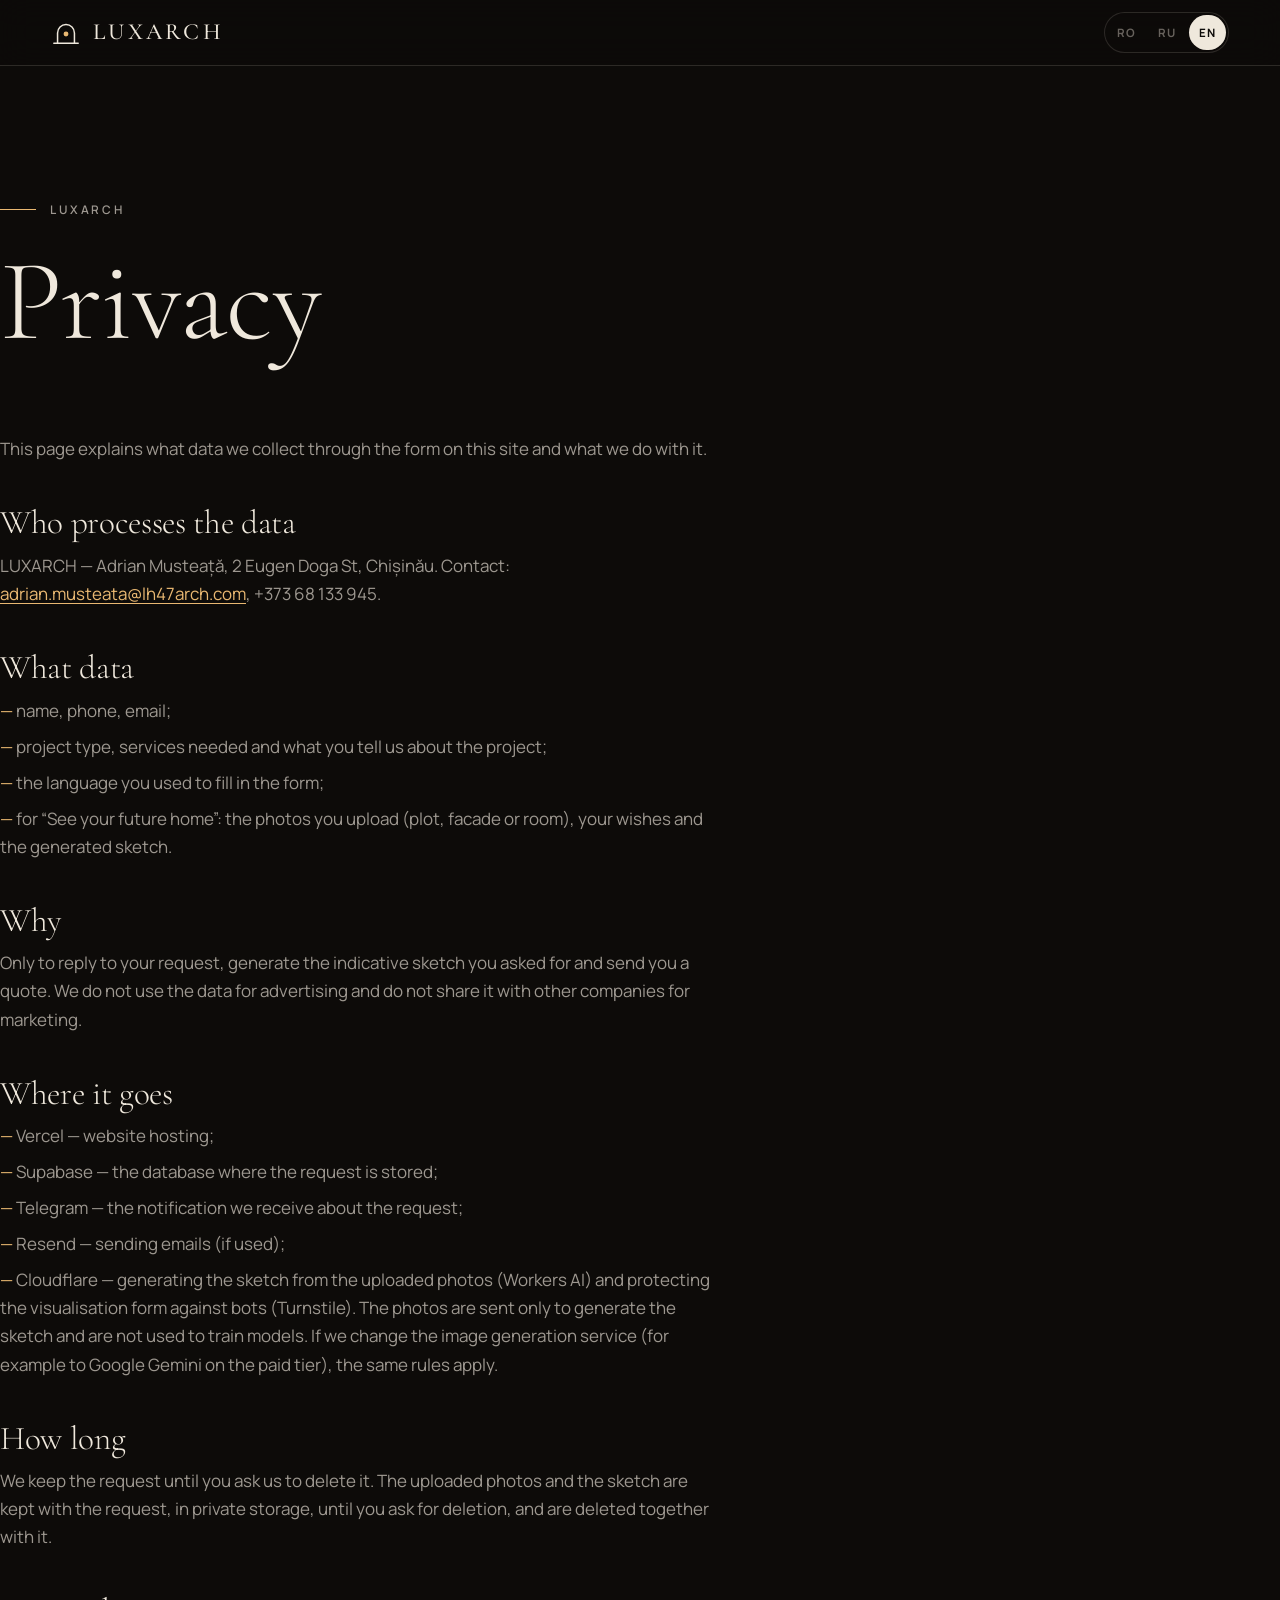
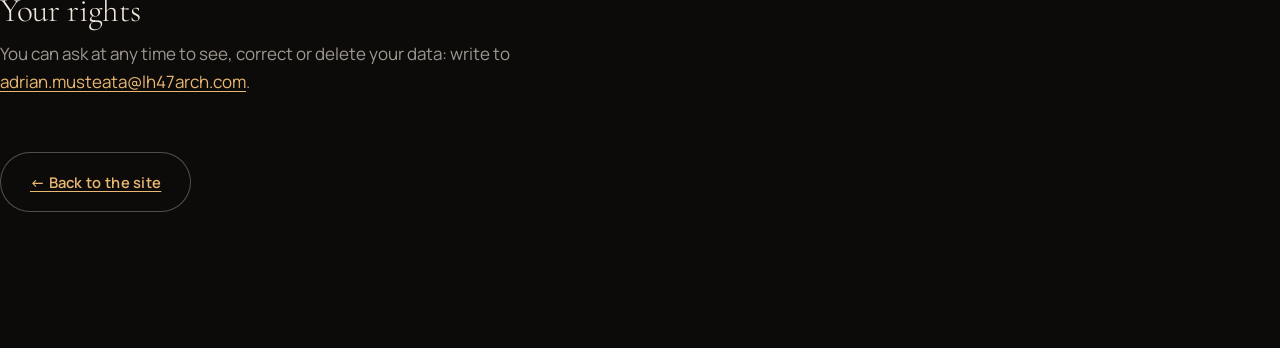
<file: confidentialitate.html>
<!doctype html>
<html lang="ro">
<head>
  <meta charset="utf-8">
  <meta name="viewport" content="width=device-width, initial-scale=1, viewport-fit=cover">
  <meta name="theme-color" content="#0D0B09">
  <title>Confidențialitate — LUXARCH</title>
  <meta name="description" content="Cum folosește LUXARCH datele trimise prin formularele de pe site (contact și vizualizare proiect).">
  <link rel="icon" href="favicon.svg" type="image/svg+xml">
  <link rel="icon" href="favicon-32.png" sizes="32x32" type="image/png">
  <link rel="apple-touch-icon" href="apple-touch-icon.png">
  <link rel="preconnect" href="https://fonts.googleapis.com">
  <link rel="preconnect" href="https://fonts.gstatic.com" crossorigin>
  <link href="https://fonts.googleapis.com/css2?family=Cormorant+Garamond:ital,wght@0,300;0,400;0,500;1,300&family=Manrope:wght@400;500;600;700&display=swap&subset=cyrillic,latin-ext" rel="stylesheet">
  <link rel="stylesheet" href="styles.css">
  <style>
    .legal { padding: clamp(130px, 16vw, 200px) 0 clamp(80px, 10vw, 140px); }
    .legal h1 { font-size: clamp(3rem, 9vw, 8rem); margin: 26px 0 clamp(40px, 6vw, 80px); }
    .legal section[data-lang-block] { max-width: 72ch; }
    .legal h2 { font-size: clamp(1.6rem, 2.6vw, 2.3rem); margin: 44px 0 12px; }
    .legal p, .legal li { color: var(--mute); }
    .legal ul { display: grid; gap: 8px; margin-top: 10px; }
    .legal li::before { content: "— "; color: var(--lux); }
    .legal a { color: var(--lux); text-decoration: underline; text-underline-offset: 3px; }
    .legal .back { display: inline-block; margin-top: 56px; }
    [data-lang-block][hidden] { display: none; }
  </style>
</head>
<body>
  <header class="nav scrolled">
    <div class="wrap nav-inner">
      <a href="/" class="brand" aria-label="LUXARCH">
        <svg class="mark" viewBox="0 0 32 32" aria-hidden="true"><path d="M7 27 V16 a9 9 0 0 1 18 0 V27" /><path d="M3 27 H29" /><circle cx="16" cy="17" r="2.6" /></svg>
        <span class="brand-word">LUXARCH</span>
      </a>
      <div class="lang" id="lang" role="group" aria-label="Limba / Язык / Language">
        <button type="button" data-lang="ro" aria-pressed="true">RO</button>
        <button type="button" data-lang="ru" aria-pressed="false">RU</button>
        <button type="button" data-lang="en" aria-pressed="false">EN</button>
      </div>
    </div>
  </header>

  <main class="legal wrap">
    <section data-lang-block="ro">
      <p class="eyebrow">LUXARCH</p>
      <h1>Confidențialitate</h1>
      <p>Această pagină explică ce date colectăm prin formularul de pe site și ce facem cu ele.</p>
      <h2>Cine prelucrează datele</h2>
      <p>LUXARCH — Adrian Musteață, Str. Eugen Doga 2, Chișinău. Contact: <a href="mailto:adrian.musteata@lh47arch.com">adrian.musteata@lh47arch.com</a>, +373 68 133 945.</p>
      <h2>Ce date</h2>
      <ul><li>nume, telefon, email;</li><li>tipul proiectului, serviciile dorite și ce ne scrieți despre proiect;</li><li>limba în care ați completat formularul;</li><li>la „Vedeți-vă viitoarea casă”: pozele încărcate (teren, fațadă sau cameră), dorințele scrise și schița generată.</li></ul>
      <h2>De ce</h2>
      <p>Doar ca să vă răspundem la cerere, să generăm schița orientativă cerută și să vă trimitem o ofertă. Nu folosim datele pentru publicitate și nu le transmitem altor firme în scop de marketing.</p>
      <h2>Unde ajung</h2>
      <ul><li>Vercel — găzduirea site-ului;</li><li>Supabase — baza de date în care se păstrează cererea;</li><li>Telegram — notificarea pe care o primim despre cerere;</li><li>Resend — trimiterea emailurilor (dacă e folosit);</li><li>Cloudflare — generarea schiței din pozele încărcate (Workers AI) și protecția formularului de vizualizare împotriva roboților (Turnstile). Pozele se trimit doar pentru generare și nu se folosesc pentru antrenarea modelelor. Dacă schimbăm serviciul de generare a imaginilor (de exemplu cu Google Gemini, pe nivelul plătit), se aplică aceleași reguli.</li></ul>
      <h2>Cât timp</h2>
      <p>Păstrăm cererea până ne cereți ștergerea ei. Pozele încărcate și schița se păstrează împreună cu cererea, într-un spațiu privat, până la cererea de ștergere, și se șterg odată cu ea.</p>
      <h2>Drepturile dumneavoastră</h2>
      <p>Puteți cere oricând să vedeți, să corectați sau să ștergeți datele: scrieți la <a href="mailto:adrian.musteata@lh47arch.com">adrian.musteata@lh47arch.com</a>.</p>
      <a class="btn btn-ghost back" href="/">← Înapoi la site</a>
    </section>

    <section data-lang-block="ru" hidden>
      <p class="eyebrow">LUXARCH</p>
      <h1>Конфиденциальность</h1>
      <p>На этой странице объясняется, какие данные мы получаем через форму на сайте и что с ними делаем.</p>
      <h2>Кто обрабатывает данные</h2>
      <p>LUXARCH — Адриан Мустяцэ, ул. Еуджен Дога 2, Кишинёв. Контакт: <a href="mailto:adrian.musteata@lh47arch.com">adrian.musteata@lh47arch.com</a>, +373 68 133 945.</p>
      <h2>Какие данные</h2>
      <ul><li>имя, телефон, email;</li><li>тип проекта, нужные услуги и то, что вы пишете о проекте;</li><li>язык, на котором заполнена форма;</li><li>в разделе «Увидьте свой будущий дом»: загруженные фото (участок, фасад или комната), ваши пожелания и созданный эскиз.</li></ul>
      <h2>Зачем</h2>
      <p>Только чтобы ответить на заявку, создать запрошенный ориентировочный эскиз и прислать предложение. Мы не используем данные для рекламы и не передаём их другим компаниям для маркетинга.</p>
      <h2>Где хранятся</h2>
      <ul><li>Vercel — хостинг сайта;</li><li>Supabase — база данных, где хранится заявка;</li><li>Telegram — уведомление о заявке, которое получаем мы;</li><li>Resend — отправка писем (если используется);</li><li>Cloudflare — создание эскиза по загруженным фото (Workers AI) и защита формы визуализации от роботов (Turnstile). Фото передаются только для создания эскиза и не используются для обучения моделей. Если мы сменим сервис генерации изображений (например, на Google Gemini с платным тарифом), действуют те же правила.</li></ul>
      <h2>Как долго</h2>
      <p>Храним заявку, пока вы не попросите её удалить. Загруженные фото и эскиз хранятся вместе с заявкой в закрытом хранилище до запроса на удаление и удаляются вместе с ней.</p>
      <h2>Ваши права</h2>
      <p>Вы можете в любой момент попросить показать, исправить или удалить ваши данные: напишите на <a href="mailto:adrian.musteata@lh47arch.com">adrian.musteata@lh47arch.com</a>.</p>
      <a class="btn btn-ghost back" href="/">← Вернуться на сайт</a>
    </section>

    <section data-lang-block="en" hidden>
      <p class="eyebrow">LUXARCH</p>
      <h1>Privacy</h1>
      <p>This page explains what data we collect through the form on this site and what we do with it.</p>
      <h2>Who processes the data</h2>
      <p>LUXARCH — Adrian Musteață, 2 Eugen Doga St, Chișinău. Contact: <a href="mailto:adrian.musteata@lh47arch.com">adrian.musteata@lh47arch.com</a>, +373 68 133 945.</p>
      <h2>What data</h2>
      <ul><li>name, phone, email;</li><li>project type, services needed and what you tell us about the project;</li><li>the language you used to fill in the form;</li><li>for “See your future home”: the photos you upload (plot, facade or room), your wishes and the generated sketch.</li></ul>
      <h2>Why</h2>
      <p>Only to reply to your request, generate the indicative sketch you asked for and send you a quote. We do not use the data for advertising and do not share it with other companies for marketing.</p>
      <h2>Where it goes</h2>
      <ul><li>Vercel — website hosting;</li><li>Supabase — the database where the request is stored;</li><li>Telegram — the notification we receive about the request;</li><li>Resend — sending emails (if used);</li><li>Cloudflare — generating the sketch from the uploaded photos (Workers AI) and protecting the visualisation form against bots (Turnstile). The photos are sent only to generate the sketch and are not used to train models. If we change the image generation service (for example to Google Gemini on the paid tier), the same rules apply.</li></ul>
      <h2>How long</h2>
      <p>We keep the request until you ask us to delete it. The uploaded photos and the sketch are kept with the request, in private storage, until you ask for deletion, and are deleted together with it.</p>
      <h2>Your rights</h2>
      <p>You can ask at any time to see, correct or delete your data: write to <a href="mailto:adrian.musteata@lh47arch.com">adrian.musteata@lh47arch.com</a>.</p>
      <a class="btn btn-ghost back" href="/">← Back to the site</a>
    </section>
  </main>

  <script>
    (function () {
      var LANGS = ['ro', 'ru', 'en'], TITLES = { ro: 'Confidențialitate — LUXARCH', ru: 'Конфиденциальность — LUXARCH', en: 'Privacy — LUXARCH' };
      function set(l) {
        if (LANGS.indexOf(l) < 0) l = 'ro';
        document.documentElement.lang = l;
        document.title = TITLES[l];
        document.querySelectorAll('[data-lang-block]').forEach(function (s) { s.hidden = s.getAttribute('data-lang-block') !== l; });
        document.querySelectorAll('#lang [data-lang]').forEach(function (b) { b.setAttribute('aria-pressed', String(b.getAttribute('data-lang') === l)); });
        try { localStorage.setItem('temelia-lang', l); } catch (e) {}
      }
      var saved = null;
      try { saved = localStorage.getItem('temelia-lang'); } catch (e) {}
      var nav = (navigator.language || '').toLowerCase();
      set(saved || (nav.indexOf('ru') === 0 ? 'ru' : nav.indexOf('ro') === 0 || nav.indexOf('mo') === 0 ? 'ro' : 'en'));
      document.querySelectorAll('#lang [data-lang]').forEach(function (b) { b.addEventListener('click', function () { set(b.getAttribute('data-lang')); }); });
    })();
  </script>
</body>
</html>
</file>
<file: styles.css>
/* ==========================================================
   LUXARCH — editorial cinematic
   ========================================================== */
:root {
  --bg: #0D0B09;
  --bg-2: #15120F;
  --bg-3: #1D1915;
  --ink: #EFE8DC;
  --mute: rgba(239, 232, 220, .64);
  --dim: rgba(239, 232, 220, .4);
  --line: rgba(239, 232, 220, .14);
  --lux: #E9B872;
  --lux-2: #F4D7A8;
  --err: #F09A86;
  --serif: "Cormorant Garamond", "Cormorant", Georgia, "Times New Roman", serif;
  --sans: "Manrope", system-ui, -apple-system, "Segoe UI", Roboto, sans-serif;
  --ease: cubic-bezier(.16, 1, .3, 1);
  --gutter: clamp(16px, 4vw, 56px);
}

*, *::before, *::after { box-sizing: border-box; margin: 0; padding: 0; }
html { scroll-behavior: smooth; overflow-x: clip; -webkit-text-size-adjust: 100%; text-size-adjust: 100%; }
body {
  background: var(--bg); color: var(--ink);
  font-family: var(--sans); font-size: 17px; line-height: 1.65;
  -webkit-font-smoothing: antialiased; overflow-x: clip;
}
/* iPhone-uri mai vechi și unele browsere din aplicații nu cunosc „clip”: atunci pagina s-ar lărgi */
@supports not (overflow-x: clip) {
  html, body { overflow-x: hidden; }
}
img, svg { display: block; max-width: 100%; }
a { color: inherit; text-decoration: none; }
button { font: inherit; color: inherit; background: none; border: 0; cursor: pointer; }
ol, ul { list-style: none; }
::selection { background: var(--lux); color: var(--bg); }
a, button, summary, label { -webkit-tap-highlight-color: transparent; }
:focus-visible { outline: 2px solid var(--lux); outline-offset: 4px; border-radius: 4px; }

.wrap { width: 100%; padding-inline: max(var(--gutter), env(safe-area-inset-left)) max(var(--gutter), env(safe-area-inset-right)); margin-inline: auto; max-width: 1680px; }
.section { padding: clamp(96px, 13vw, 200px) 0; }
.skip { position: fixed; left: 16px; top: -60px; z-index: 300; background: var(--lux); color: var(--bg); padding: 10px 16px; border-radius: 999px; font-weight: 600; }
.skip:focus { top: 16px; }

h1, h2, h3 { font-family: var(--serif); font-weight: 300; line-height: .98; letter-spacing: -.01em; }
h1 em, h2 em, h3 em, .facts-list em { font-style: italic; color: var(--lux); }

.eyebrow {
  display: flex; align-items: center; gap: 14px;
  font-size: .74rem; font-weight: 600; letter-spacing: .24em; text-transform: uppercase; color: var(--mute);
}
.eyebrow::before { content: ""; width: 36px; height: 1px; background: var(--lux); flex: none; }
.section-head h2 { font-size: clamp(2.8rem, 7.4vw, 7.6rem); margin-top: 26px; }
.lead { font-size: 1.12rem; color: var(--mute); max-width: 52ch; }

/* ---------- Butoane ---------- */
.btn {
  position: relative; overflow: hidden; isolation: isolate;
  display: inline-flex; align-items: center; justify-content: center; gap: 12px;
  padding: 18px 30px; border-radius: 999px;
  background: var(--ink); color: var(--bg);
  font-weight: 600; font-size: .92rem; letter-spacing: .02em;
  transition: color .5s var(--ease), transform .5s var(--ease);
}
.btn::before {
  content: ""; position: absolute; inset: 0; z-index: -1; border-radius: inherit;
  background: var(--lux); transform: translateY(101%); transition: transform .6s var(--ease);
}
.btn:hover::before { transform: none; }
.btn .arrow { transition: transform .5s var(--ease); }
.btn:hover .arrow { transform: translateX(5px); }
.btn-ghost { background: transparent; color: var(--ink); box-shadow: inset 0 0 0 1px rgba(239, 232, 220, .3); }
.btn-ghost:hover { color: var(--bg); }
.btn-lux { background: var(--lux); color: var(--bg); }
.btn-lux::before { background: var(--ink); }
.btn-sm { padding: 12px 22px; font-size: .84rem; }
.btn:disabled { opacity: .6; cursor: progress; }

/* ==========================================================
   INTRO + CURSOR
   ========================================================== */
.loader { display: none; }
.intro .loader {
  display: flex; position: fixed; inset: 0; z-index: 500; background: var(--bg);
  flex-direction: column; align-items: center; justify-content: center; gap: 22px;
}
.intro body { overflow: hidden; }
.loader-word { display: flex; overflow: hidden; font-family: var(--serif); font-weight: 300; font-size: clamp(3rem, 12vw, 9rem); letter-spacing: .08em; line-height: 1; padding-bottom: .05em; }
.loader-word span { display: inline-block; transform: translateY(110%); }
.loader-line { width: min(240px, 50vw); height: 1px; background: var(--line); }
.loader-line span { display: block; height: 100%; background: var(--lux); transform: scaleX(0); transform-origin: left; }

.cursor { display: none; }
.has-cursor .cursor {
  display: grid; place-items: center; position: fixed; left: 0; top: 0; z-index: 400; pointer-events: none;
  width: 14px; height: 14px; margin: -7px 0 0 -7px; border-radius: 50%;
  background: var(--lux); mix-blend-mode: difference; opacity: 0;
  transition: width .5s var(--ease), height .5s var(--ease), margin .5s var(--ease), opacity .3s, background .3s;
}
/* cercul apare doar peste proiecte („Vezi”), nu urmărește mouse-ul în rest */
.has-cursor .cursor.on.view { opacity: 1; }
.has-cursor .cursor.view { width: 104px; height: 104px; margin: -52px 0 0 -52px; mix-blend-mode: normal; background: var(--lux); }
.cursor span { font-size: .78rem; font-weight: 700; letter-spacing: .14em; text-transform: uppercase; color: var(--bg); opacity: 0; transition: opacity .3s; }
.cursor.view span { opacity: 1; }
.has-cursor .project-open { cursor: none; }

/* ==========================================================
   NAV
   ========================================================== */
.nav {
  position: fixed; inset: 0 0 auto 0; z-index: 100;
  padding: calc(20px + env(safe-area-inset-top)) 0 20px;
  transition: transform .6s var(--ease), padding .5s var(--ease), background .5s var(--ease);
}
.nav.scrolled { padding-top: calc(12px + env(safe-area-inset-top)); padding-bottom: 12px; background: rgba(13, 11, 9, .72); backdrop-filter: blur(16px); -webkit-backdrop-filter: blur(16px); box-shadow: 0 1px 0 var(--line); }
.nav.away { transform: translateY(-100%); }
.nav-inner { display: flex; align-items: center; justify-content: space-between; gap: 20px; }
.brand { display: flex; align-items: center; gap: 12px; }
.mark { width: 30px; height: 30px; fill: none; stroke: var(--ink); stroke-width: 1.6; stroke-linecap: round; }
.mark circle { fill: var(--lux); stroke: none; }
.brand-word { font-family: var(--serif); font-size: 1.45rem; font-weight: 500; letter-spacing: .14em; }
.nav-links { display: flex; gap: clamp(18px, 2.4vw, 38px); font-size: .9rem; font-weight: 500; }
.nav-links a { position: relative; padding: 6px 0; color: var(--mute); transition: color .3s; }
.nav-links a:hover { color: var(--ink); }
.nav-links a i { font-style: normal; font-size: .62rem; color: var(--lux); margin-right: 6px; vertical-align: super; }
.nav-actions { display: flex; align-items: center; gap: 14px; }
.lang { display: flex; gap: 2px; padding: 3px; border-radius: 999px; box-shadow: inset 0 0 0 1px var(--line); }
.lang button { font-size: .72rem; font-weight: 700; letter-spacing: .1em; padding: 8px 10px; border-radius: 999px; color: var(--dim); transition: color .3s, background .3s; }
.lang button[aria-pressed="true"] { background: var(--ink); color: var(--bg); }
.burger { display: none; width: 44px; height: 44px; position: relative; }
.burger span { position: absolute; left: 11px; right: 11px; height: 1.5px; background: var(--ink); transition: transform .5s var(--ease); }
.burger span:first-child { top: 18px; }
.burger span:last-child { top: 25px; }
.menu-open .burger span:first-child { transform: translateY(3.5px) rotate(45deg); }
.menu-open .burger span:last-child { transform: translateY(-3.5px) rotate(-45deg); }

/* ==========================================================
   HERO
   ========================================================== */
.hero { position: relative; padding-top: clamp(120px, 15vw, 190px); }
.hero-title { font-size: clamp(4.2rem, 15.5vw, 16rem); line-height: .86; letter-spacing: -.035em; margin: 28px 0 0; }
/* Rândul ascunde textul cât timp intră animația; spațiul de jos și din dreapta lasă vizibile cozile literelor (р, у, ц) și finalul înclinat („ă.”) */
.hero-title .line { display: block; overflow: hidden; padding: 0 .08em .22em 0; margin-bottom: -.18em; }
.hero-title .line > span { display: inline-block; }
.hero-title .line:nth-child(2) { padding-left: 12vw; }
.hero-title .line:nth-child(3) { text-align: right; }
.hero-row { display: flex; justify-content: space-between; align-items: flex-end; gap: 32px 60px; flex-wrap: wrap; margin-top: clamp(28px, 4vw, 56px); }
.hero-lead { font-size: clamp(1.02rem, 1.3vw, 1.2rem); color: var(--mute); max-width: 48ch; }
.hero-cta { display: flex; flex-wrap: wrap; gap: 12px; }
/* pe ecrane late, textul și butoanele stau în golul din dreapta titlului, vizibile fără derulare */
@media (min-width: 1200px) {
  .hero > .wrap { position: relative; }
  .hero-row { position: absolute; right: var(--gutter); top: 96px; width: min(420px, 30vw); flex-direction: column; align-items: flex-start; margin: 0; }
}

.hero-media { position: relative; margin-top: clamp(48px, 7vw, 110px); height: clamp(420px, 92vh, 1000px); overflow: hidden; background: var(--bg-3); }
.hero-media img { width: 100%; height: 112%; object-fit: cover; transform-origin: center; margin-top: -6%; }
.hero-media::after { content: ""; position: absolute; inset: 0; background: linear-gradient(180deg, rgba(13, 11, 9, .35), transparent 30%, transparent 65%, rgba(13, 11, 9, .7)); pointer-events: none; }
.hero-media figcaption { position: absolute; z-index: 1; left: var(--gutter); bottom: 22px; font-size: .78rem; letter-spacing: .14em; text-transform: uppercase; color: var(--mute); }
.hero-facts { display: grid; grid-template-columns: repeat(3, 1fr); gap: 24px; padding-top: 28px; padding-bottom: 28px; border-bottom: 1px solid var(--line); }
.hero-facts li { display: flex; flex-direction: column; gap: 2px; }
.hero-facts b { font-family: var(--serif); font-weight: 400; font-size: clamp(1.6rem, 3vw, 2.6rem); line-height: 1.1; color: var(--lux); }
.hero-facts span { font-size: .84rem; color: var(--mute); }

/* ---------- Marquee ---------- */
.marquee { overflow: hidden; padding: clamp(24px, 3vw, 40px) 0; border-bottom: 1px solid var(--line); }
.marquee-track { display: flex; width: max-content; animation: marquee 50s linear infinite; }
.marquee-track span { font-family: var(--serif); font-style: italic; font-weight: 300; font-size: clamp(1.8rem, 4vw, 3.6rem); padding: 0 .55em; white-space: nowrap; }
.marquee-track .dot { font-style: normal; font-size: .5em; align-self: center; color: var(--lux); padding: 0; }
@keyframes marquee { to { transform: translateX(-50%); } }

/* ==========================================================
   MANIFEST
   ========================================================== */
.manifest-text { font-family: var(--serif); font-weight: 300; font-size: clamp(2rem, 4.6vw, 4.6rem); line-height: 1.12; letter-spacing: -.01em; margin: 34px 0 clamp(64px, 9vw, 130px); max-width: 26ch; }
.manifest-text .w { display: inline; }
.manifest-cols { display: grid; grid-template-columns: 1fr 1fr; gap: clamp(32px, 6vw, 120px); border-top: 1px solid var(--line); padding-top: 40px; }
.big-letter { display: block; font-family: var(--serif); font-style: italic; font-size: clamp(4rem, 8vw, 8rem); line-height: .8; color: var(--lux); margin-bottom: 22px; }
.manifest-cols h3 { font-size: clamp(1.8rem, 3vw, 2.8rem); margin-bottom: 12px; }
.manifest-cols p { color: var(--mute); max-width: 40ch; }

/* ==========================================================
   SERVICII
   ========================================================== */
.services { background: var(--bg-2); }
.svc-list { display: grid; grid-template-columns: 1fr 1fr; gap: clamp(24px, 3vw, 40px); margin-top: clamp(48px, 6vw, 90px); }
.svc { padding: clamp(28px, 4vw, 56px); border: 1px solid var(--line); border-radius: 28px; background: linear-gradient(160deg, rgba(233, 184, 114, .06), transparent 45%); transition: border-color .6s var(--ease), transform .6s var(--ease); }
.svc:hover { border-color: rgba(233, 184, 114, .45); transform: translateY(-6px); }
.svc-head { display: flex; align-items: baseline; gap: 18px; margin-bottom: 18px; }
.svc-num { font-family: var(--serif); font-style: italic; font-size: 2.6rem; color: var(--lux); line-height: 1; }
.svc h3 { font-size: clamp(1.9rem, 3vw, 2.8rem); }
.svc > p { color: var(--mute); margin-bottom: 28px; max-width: 46ch; }
.svc li { display: flex; gap: 14px; padding: 14px 0; border-top: 1px solid var(--line); font-size: .97rem; }
.svc li::before { content: "+"; color: var(--lux); font-weight: 700; }

/* ==========================================================
   PROIECTE
   ========================================================== */
.projects { padding: clamp(96px, 12vw, 180px) 0 clamp(64px, 8vw, 120px); }
.projects-head { display: flex; justify-content: space-between; align-items: flex-end; gap: 24px; flex-wrap: wrap; margin-bottom: clamp(36px, 5vw, 64px); }
.projects-head h2 { font-size: clamp(2.8rem, 7.4vw, 7.6rem); margin-top: 26px; }
.filters { display: flex; flex-wrap: wrap; gap: 8px; }
.filter { padding: 10px 18px; border-radius: 999px; font-size: .84rem; font-weight: 500; color: var(--mute); box-shadow: inset 0 0 0 1px var(--line); transition: background .35s, color .35s, box-shadow .35s; }
.filter:hover { color: var(--ink); box-shadow: inset 0 0 0 1px var(--ink); }
.filter[aria-pressed="true"] { background: var(--lux); color: var(--bg); box-shadow: none; }

.track { display: grid; grid-template-columns: 1fr; gap: 56px; padding-inline: var(--gutter); }
.project.is-hidden { display: none; }
.project-open { display: block; width: 100%; text-align: left; }
.project-media { display: block; position: relative; overflow: hidden; border-radius: 18px; background: var(--bg-3); aspect-ratio: 4 / 3; }
.project-media img { width: 100%; height: 100%; object-fit: cover; transition: transform 1.4s var(--ease), filter 1s var(--ease); filter: saturate(.92); }
.project-open:hover .project-media img, .project-open:focus-visible .project-media img { transform: scale(1.06); filter: saturate(1.08); }
.project-info { display: grid; grid-template-columns: auto 1fr; column-gap: 16px; padding: 18px 2px 0; }
.project-info i { grid-row: span 2; font-family: var(--serif); font-style: italic; font-size: 1.1rem; color: var(--lux); padding-top: 4px; }
.project-title { font-family: var(--serif); font-size: clamp(1.5rem, 2.2vw, 2.1rem); line-height: 1.1; }
.project-meta { font-size: .82rem; letter-spacing: .04em; color: var(--mute); margin-top: 6px; }
.broken img { visibility: hidden; }
.track-end { display: flex; flex-direction: column; align-items: flex-start; justify-content: center; gap: 26px; padding: 40px 0; }
.track-end p { font-family: var(--serif); font-style: italic; font-size: clamp(2.2rem, 4vw, 3.8rem); line-height: 1.05; max-width: 12ch; }

@media (min-width: 1024px) {
  .projects-pin { min-height: 100vh; min-height: 100svh; display: flex; flex-direction: column; justify-content: center; padding: 90px 0 30px; }
  .projects-head { margin-bottom: 36px; }
  .projects-head h2 { font-size: clamp(3rem, 6vw, 6.4rem); }
  .track { display: flex; align-items: flex-end; gap: 4vw; width: max-content; will-change: transform; }
  .project { flex: none; width: 46vw; }
  .project:nth-of-type(even) { width: 34vw; }
  .project-media { aspect-ratio: auto; height: 56vh; }
  .project:nth-of-type(even) .project-media { height: 44vh; }
  .track-end { width: 32vw; padding: 0 4vw 60px 2vw; }
}

/* ==========================================================
   FAPTE
   ========================================================== */
.facts { border-top: 1px solid var(--line); }
.facts-list { margin-top: 30px; }
.facts-list li { display: grid; grid-template-columns: 70px 1fr; gap: 20px; align-items: baseline; padding: clamp(22px, 3vw, 40px) 0; border-bottom: 1px solid var(--line); }
.facts-list i { font-family: var(--serif); font-style: italic; color: var(--lux); font-size: 1.2rem; }
.facts-list p { font-family: var(--serif); font-weight: 300; font-size: clamp(2rem, 5.2vw, 5.4rem); line-height: 1.02; letter-spacing: -.015em; }

/* ==========================================================
   PROCES
   ========================================================== */
.process { background: var(--bg-2); }
.steps { --line: 0; position: relative; margin-top: clamp(48px, 6vw, 90px); display: grid; gap: 0; }
.steps::before { content: ""; position: absolute; left: 27px; top: 0; bottom: 0; width: 1px; background: var(--line); }
.steps::after { content: ""; position: absolute; left: 27px; top: 0; bottom: 0; width: 1px; background: var(--lux); transform: scaleY(var(--line)); transform-origin: top; }
.step { position: relative; display: grid; grid-template-columns: 56px 1fr; gap: clamp(20px, 3vw, 48px); padding: 0 0 clamp(40px, 5vw, 64px); }
.step-num { position: relative; z-index: 1; display: grid; place-items: center; width: 56px; height: 56px; border-radius: 50%; background: var(--bg-2); box-shadow: inset 0 0 0 1px rgba(233, 184, 114, .5); font-family: var(--serif); font-style: italic; font-size: 1.15rem; color: var(--lux); }
.step h3 { font-size: clamp(1.9rem, 3.4vw, 3.2rem); margin: 6px 0 10px; }
.step p { color: var(--mute); max-width: 56ch; }
.countries { display: grid; grid-template-columns: 1fr 1fr; gap: 14px; margin-top: 20px; max-width: 760px; }
.countries div { padding: 16px 18px; border-radius: 16px; border: 1px solid var(--line); display: flex; flex-direction: column; gap: 4px; }
.countries b { font-size: .72rem; letter-spacing: .2em; text-transform: uppercase; color: var(--lux); }
.countries span { font-size: .92rem; color: var(--mute); line-height: 1.45; }

/* ==========================================================
   FAQ
   ========================================================== */
.faq-grid { display: grid; grid-template-columns: .9fr 1.1fr; gap: clamp(40px, 6vw, 110px); }
.faq .section-head h2 { font-size: clamp(2.8rem, 6vw, 6rem); margin-bottom: 22px; }
.faq-list details { border-bottom: 1px solid var(--line); }
.faq-list details:first-child { border-top: 1px solid var(--line); }
.faq-list summary { list-style: none; cursor: pointer; padding: 26px 56px 26px 0; position: relative; font-family: var(--serif); font-size: clamp(1.3rem, 2vw, 1.75rem); line-height: 1.25; transition: color .3s; }
.faq-list summary:hover { color: var(--lux-2); }
.faq-list summary::-webkit-details-marker { display: none; }
.faq-list summary::after { content: "+"; position: absolute; right: 8px; top: 50%; transform: translateY(-50%); font-family: var(--sans); font-size: 1.7rem; font-weight: 300; color: var(--lux); transition: transform .5s var(--ease); }
.faq-list details[open] summary::after { transform: translateY(-50%) rotate(45deg); }
.faq-list details p { padding: 0 56px 28px 0; color: var(--mute); }

/* ==========================================================
   CONTACT
   ========================================================== */
.contact { position: relative; overflow: hidden; border-top: 1px solid var(--line); }
.contact::before { content: ""; position: absolute; width: 900px; height: 900px; right: -300px; top: -320px; background: radial-gradient(closest-side, rgba(233, 184, 114, .16), transparent); pointer-events: none; }
.contact-grid { position: relative; display: grid; grid-template-columns: 1fr 1fr; gap: clamp(48px, 7vw, 120px); }
.contact h2 { font-size: clamp(2.8rem, 6.4vw, 6.6rem); margin: 26px 0 24px; }
.contact-list { margin-top: 48px; }
.contact-list li { display: grid; grid-template-columns: 120px 1fr; gap: 16px; padding: 18px 0; border-top: 1px solid var(--line); align-items: baseline; }
.contact-list span { font-size: .72rem; font-weight: 600; letter-spacing: .16em; text-transform: uppercase; color: var(--dim); }
.contact-list a, .contact-list p { font-family: var(--serif); font-size: 1.35rem; overflow-wrap: anywhere; }
.contact-list a:hover { color: var(--lux); }

.contact-form {
  display: grid; grid-template-columns: 1fr 1fr; gap: 24px 26px; align-content: start;
  padding: clamp(24px, 4vw, 52px); border-radius: 28px;
  background: rgba(239, 232, 220, .035); border: 1px solid var(--line);
}
.field { display: flex; flex-direction: column; gap: 6px; min-width: 0; }
.full { grid-column: 1 / -1; }
.field label { font-size: .72rem; font-weight: 600; letter-spacing: .16em; text-transform: uppercase; color: var(--dim); }
.field input, .field select, .field textarea {
  font: inherit; font-size: max(16px, 1em); color: var(--ink); background: transparent; border: 0;
  border-bottom: 1px solid rgba(239, 232, 220, .25); padding: 10px 0; outline: none; border-radius: 0; width: 100%;
  transition: border-color .3s;
}
.field textarea { resize: vertical; min-height: 100px; }
.field select option { color: #111; }
.field input:focus, .field select:focus, .field textarea:focus { border-color: var(--lux); }
.field.invalid input, .field.invalid select, .field.invalid textarea { border-color: var(--err); }
.field.invalid label { color: var(--err); }
::placeholder { color: rgba(239, 232, 220, .4); }
.consent { display: flex; gap: 12px; align-items: flex-start; font-size: .85rem; color: var(--mute); cursor: pointer; }
.consent a { color: var(--lux); text-decoration: underline; text-underline-offset: 3px; }
.consent input { accent-color: var(--lux); margin-top: 4px; width: 18px; height: 18px; flex: none; }
.consent.invalid { color: var(--err); }
.contact-form .btn { margin-top: 6px; padding: 20px 30px; }
.form-msg { font-size: .94rem; min-height: 1.4em; color: var(--lux-2); }
.hp { position: absolute; left: -10000px; width: 1px; height: 1px; overflow: hidden; }
.form-fallback { padding: 18px 20px; border-radius: 18px; background: rgba(240, 154, 134, .1); border: 1px solid rgba(240, 154, 134, .35); }
.form-fallback p { color: var(--err); font-size: .94rem; margin-bottom: 14px; }
.fallback-actions { display: flex; flex-wrap: wrap; gap: 10px; }
.contact-form .fallback-actions .btn { margin-top: 0; padding: 12px 20px; }
.contact-form[hidden], .form-done[hidden] { display: none; }
.form-done {
  display: flex; flex-direction: column; align-items: flex-start; gap: 16px;
  padding: clamp(28px, 5vw, 64px); border-radius: 28px; outline: none;
  background: linear-gradient(160deg, rgba(233, 184, 114, .14), rgba(239, 232, 220, .03) 60%); border: 1px solid rgba(233, 184, 114, .45);
}
.done-mark { display: grid; place-items: center; width: 64px; height: 64px; border-radius: 50%; background: var(--lux); color: var(--bg); font-size: 1.8rem; font-weight: 700; }
.form-done h3 { font-size: clamp(2rem, 3.6vw, 3.2rem); line-height: 1.05; }
.form-done p { color: var(--mute); max-width: 42ch; font-size: 1.05rem; }

/* ==========================================================
   VIZUALIZARE PROIECT (schiță generată pe server cu Gemini)
   ========================================================== */
.viz { position: relative; border-top: 1px solid var(--line); }
.viz-grid { display: grid; grid-template-columns: .9fr 1.1fr; gap: clamp(40px, 6vw, 110px); align-items: start; }
.viz-grid > * { min-width: 0; }
.viz h2 { font-size: clamp(2.6rem, 6vw, 6rem); margin: 26px 0 22px; }
.viz-how { margin-top: 36px; display: grid; gap: 0; }
.viz-how li { display: grid; grid-template-columns: 44px 1fr; gap: 12px; padding: 16px 0; border-top: 1px solid var(--line); color: var(--mute); }
.viz-how i { font-style: normal; font-size: .74rem; font-weight: 600; letter-spacing: .16em; color: var(--lux); padding-top: 4px; }
.viz-off {
  display: flex; flex-direction: column; align-items: flex-start; gap: 16px;
  padding: clamp(24px, 4vw, 44px); border-radius: 28px; background: rgba(239, 232, 220, .035); border: 1px solid var(--line); color: var(--mute);
}
.viz-off[hidden], .viz-result[hidden] { display: none; }
.viz-kinds { border: 0; min-width: 0; display: flex; flex-direction: row; flex-wrap: wrap; gap: 8px; }
.viz-kinds legend, .viz-label { font-size: .72rem; font-weight: 600; letter-spacing: .16em; text-transform: uppercase; color: var(--dim); margin-bottom: 8px; padding: 0; }
.viz-kinds legend { float: left; width: 100%; }
.viz-kind { position: relative; display: inline-flex; align-items: center; min-height: 44px; padding: 10px 16px; border-radius: 999px; box-shadow: inset 0 0 0 1px rgba(239, 232, 220, .25); font-size: .9rem; cursor: pointer; max-width: 100%; transition: box-shadow .3s, background .3s, color .3s; }
.viz-kind input { position: absolute; opacity: 0; width: 1px; height: 1px; }
.viz-kind.is-on, .viz-kind:has(input:checked) { background: var(--lux); color: var(--bg); box-shadow: none; }
.viz-kind:has(input:focus-visible) { outline: 2px solid var(--lux); outline-offset: 3px; }
.viz-kinds.invalid .viz-kind { box-shadow: inset 0 0 0 1px var(--err); }
.viz-kinds.invalid legend, .viz-photos.invalid .viz-label { color: var(--err); }
.viz-photos { align-items: flex-start; }
.viz-pick { position: relative; overflow: hidden; cursor: pointer; }
.viz-pick input { position: absolute; inset: 0; opacity: 0; width: 100%; cursor: pointer; }
.viz-photos.is-full .viz-pick { display: none; }
.viz-photos.invalid .viz-pick { box-shadow: inset 0 0 0 1px var(--err); }
.viz-hint { font-size: .8rem; color: var(--dim); }
.viz-thumbs { display: flex; flex-wrap: wrap; gap: 10px; }
.viz-thumbs:empty { display: none; }
.viz-thumbs li { position: relative; width: 92px; height: 92px; }
.viz-thumbs img { width: 100%; height: 100%; object-fit: cover; border-radius: 12px; border: 1px solid var(--line); }
.viz-del { position: absolute; top: -8px; right: -8px; width: 32px; height: 32px; border-radius: 50%; background: var(--ink); color: var(--bg); font-size: 1.2rem; line-height: 1; display: grid; place-items: center; }
.viz-photo-msg { font-size: .86rem; color: var(--lux-2); min-height: 0; }
.viz-photo-msg:empty { display: none; }
.viz-ts { min-height: 65px; max-width: 100%; overflow: hidden; }
.viz-form.is-busy .viz-pick, .viz-form.is-busy .viz-del { pointer-events: none; opacity: .5; }
.viz-result {
  display: flex; flex-direction: column; gap: 18px; outline: none;
  padding: clamp(16px, 3vw, 32px); border-radius: 28px;
  background: linear-gradient(160deg, rgba(233, 184, 114, .14), rgba(239, 232, 220, .03) 60%); border: 1px solid rgba(233, 184, 114, .45);
}
.viz-figure { position: relative; border-radius: 18px; overflow: hidden; background: var(--bg-3); }
.viz-figure img { width: 100%; height: auto; }
.viz-figure figcaption {
  position: absolute; left: 10px; right: 10px; bottom: 10px; width: fit-content; max-width: calc(100% - 20px);
  padding: 6px 12px; border-radius: 999px; background: rgba(13, 11, 9, .78); color: var(--ink);
  font-size: .78rem; font-weight: 600; letter-spacing: .02em; line-height: 1.35;
}
.viz-thanks { color: var(--ink); font-size: 1.05rem; }

/* ==========================================================
   FOOTER + WHATSAPP
   ========================================================== */
.footer { padding: clamp(40px, 6vw, 80px) 0 34px; border-top: 1px solid var(--line); overflow: hidden; }
.footer-word { font-family: var(--serif); font-weight: 300; font-size: clamp(3.6rem, 19.5vw, 24rem); line-height: .8; letter-spacing: .02em; text-align: center; color: transparent; -webkit-text-stroke: 1px rgba(233, 184, 114, .5); white-space: nowrap; }
.footer-row { display: flex; justify-content: space-between; gap: 16px 24px; flex-wrap: wrap; margin-top: clamp(28px, 4vw, 48px); padding-right: 76px; font-size: .84rem; color: var(--dim); }
.footer-row a:hover { color: var(--lux); }

.wa-float {
  position: fixed; right: 22px; bottom: calc(22px + env(safe-area-inset-bottom)); z-index: 90; width: 56px; height: 56px; border-radius: 50%;
  background: #2FA866; display: grid; place-items: center; box-shadow: 0 16px 30px -12px rgba(0, 0, 0, .6);
  transition: transform .5s var(--ease);
}
.wa-float:hover { transform: scale(1.08) rotate(-6deg); }
.wa-float svg { width: 28px; height: 28px; fill: #fff; }

/* ==========================================================
   GALERIE
   ========================================================== */
.lb {
  position: fixed; inset: 0; z-index: 450; background: rgba(9, 8, 6, .97);
  display: grid; grid-template-rows: auto 1fr auto;
  padding: calc(16px + env(safe-area-inset-top)) var(--gutter) calc(16px + env(safe-area-inset-bottom));
}
.lb[hidden] { display: none; }
.lb-open, .lb-open body { overflow: hidden; }
.lb-top { display: flex; justify-content: space-between; align-items: flex-start; gap: 20px; padding-bottom: 14px; }
.lb-meta { font-size: .76rem; letter-spacing: .12em; text-transform: uppercase; color: var(--mute); }
.lb-title { font-size: clamp(1.6rem, 3.4vw, 3rem); margin-top: 6px; }
.lb-close { position: relative; flex: none; width: 52px; height: 52px; border-radius: 50%; box-shadow: inset 0 0 0 1px var(--line); transition: background .3s; }
.lb-close:hover { background: var(--ink); }
.lb-close:hover span { background: var(--bg); }
.lb-close span { position: absolute; left: 15px; right: 15px; top: 50%; height: 1.5px; background: var(--ink); }
.lb-close span:first-child { transform: rotate(45deg); }
.lb-close span:last-child { transform: rotate(-45deg); }
.lb-stage { position: relative; min-height: 0; display: grid; place-items: center; overflow: hidden; touch-action: pan-y; }
.lb-stage img { max-width: 100%; max-height: 100%; width: auto; height: auto; object-fit: contain; border-radius: 10px; }
.lb-stage.broken img { visibility: hidden; }
.lb-bottom { display: flex; justify-content: center; align-items: center; gap: 24px; padding-top: 14px; }
.lb-nav { width: 52px; height: 52px; border-radius: 50%; font-size: 1.2rem; box-shadow: inset 0 0 0 1px var(--line); transition: background .3s, color .3s; }
.lb-nav:hover { background: var(--lux); color: var(--bg); }
.lb-count { font-family: var(--serif); font-style: italic; font-size: 1.1rem; color: var(--mute); min-width: 80px; text-align: center; }

/* ==========================================================
   STĂRI INIȚIALE PENTRU ANIMAȚII (doar când GSAP chiar rulează)
   ========================================================== */
.js-anim [data-anim] { opacity: 0; transform: translateY(40px); }
.js-anim .hero [data-anim] { transform: translateY(24px); }
.js-anim .hero-title .line > span { transform: translateY(110%); }
.js-anim .hero-media { clip-path: inset(100% 0 0 0); }
.js-anim .project-media { clip-path: inset(0 0 100% 0); }

/* ==========================================================
   RESPONSIVE
   ========================================================== */
@media (max-width: 1180px) {
  .nav-links { gap: 18px; font-size: .84rem; }
  .nav-links a i { display: none; }
}
/* Cu „Vizualizare” în meniu, pe calculatoarele înguste butonul „Cere o ofertă” din antet nu mai încape (rămâne în Hero) */
@media (min-width: 1024px) and (max-width: 1339.98px) {
  .nav-cta { display: none; }
}
/* Între 1340 și 1440 px butonul rămâne, cu linkurile puțin mai strânse (măsurat în RU, textele cele mai lungi) */
@media (min-width: 1340px) and (max-width: 1439.98px) {
  .nav-links { gap: 20px; }
}

@media (max-width: 1023.98px) {
  .nav-links {
    position: fixed; inset: 0; z-index: -1; flex-direction: column; justify-content: center; align-items: flex-start; gap: 6px;
    padding: 0 var(--gutter); background: var(--bg);
    font-family: var(--serif); font-size: clamp(2.4rem, 10vw, 3.6rem); font-weight: 300;
    opacity: 0; visibility: hidden; transition: opacity .5s var(--ease), visibility .5s;
  }
  .nav-links a { color: var(--ink); padding: 4px 0; }
  .nav-links a i { display: inline; font-family: var(--sans); font-size: .8rem; margin-right: 14px; }
  .menu-open .nav-links { opacity: 1; visibility: visible; }
  .menu-open .nav { backdrop-filter: none; -webkit-backdrop-filter: none; background: transparent; box-shadow: none; transform: none; }
  body.menu-open { overflow: hidden; }
  .burger { display: block; }
  .nav-cta { display: none; }

  .svc-list, .faq-grid, .contact-grid, .manifest-cols, .viz-grid { grid-template-columns: 1fr; }
  .hero-media { height: 70vh; height: 70svh; }
}

@media (max-width: 600px) {
  body { font-size: 16px; }
  .brand-word { font-size: 1.2rem; letter-spacing: .1em; }
  .mark { width: 26px; height: 26px; }
  .nav-actions { gap: 4px; }
  .lang button { padding: 7px 7px; font-size: .66rem; }
  .hero-title { font-size: clamp(3.4rem, 19vw, 6rem); }
  .hero-title .line:nth-child(2) { padding-left: 8vw; }
  .hero-cta { width: 100%; }
  .hero-cta .btn { flex: 1 1 100%; }
  .hero-media { height: 62vh; height: 62svh; }
  .hero-facts { grid-template-columns: 1fr; gap: 14px; }
  .hero-facts li { flex-direction: row; align-items: baseline; gap: 14px; }
  .hero-facts b { min-width: 92px; }
  .facts-list li { grid-template-columns: 40px 1fr; gap: 10px; }
  .step { grid-template-columns: 44px 1fr; gap: 16px; }
  .step-num { width: 44px; height: 44px; font-size: 1rem; }
  .steps::before, .steps::after { left: 21px; }
  .countries { grid-template-columns: 1fr; }
  .contact-form { grid-template-columns: 1fr; }
  .viz-form { padding: 20px 16px; }
  .viz-kind { flex: 1 1 100%; }
  .viz-how li { grid-template-columns: 36px 1fr; }
  .contact-list li { grid-template-columns: 1fr; gap: 2px; }
  .contact-list a { display: inline-block; padding: 4px 0; }
  .faq-list summary { padding-right: 44px; }
  .faq-list details p { padding-right: 0; }
  .wa-float { right: 16px; bottom: calc(16px + env(safe-area-inset-bottom)); width: 52px; height: 52px; }
  .footer { padding-bottom: calc(96px + env(safe-area-inset-bottom)); }
  .lb-nav, .lb-close { width: 48px; height: 48px; }
}

/* pe touch, efectele de hover rămân „blocate” după atingere */
@media (hover: none) {
  .btn:hover::before { transform: translateY(101%); }
  .btn-ghost:hover { color: var(--ink); }
  .svc:hover { transform: none; border-color: var(--line); }
  .project-open:hover .project-media img { transform: none; filter: saturate(.92); }
  .wa-float:hover { transform: none; }
  .btn:active, .filter:active { transform: scale(.97); }
}

@media (prefers-reduced-motion: reduce) {
  html { scroll-behavior: auto; }
  *, *::before, *::after { animation-duration: .01ms !important; animation-iteration-count: 1 !important; transition-duration: .01ms !important; }
  .marquee-track { animation: none; }
  .steps::after { transform: none; }
}

/* Rusă pe ecrane înguste: „Конструкция.” e mai lung decât „Structură.”, iar titlurile serviciilor au cuvinte lungi */
@media (max-width: 600px) {
  html[lang="ru"] .hero-title { font-size: clamp(2.6rem, 14.5vw, 6rem); }
  .svc, .svc-list > * { min-width: 0; }
  .svc h3, .svc li { overflow-wrap: anywhere; hyphens: auto; }
  html[lang="ru"] .svc h3 { font-size: clamp(1.5rem, 7.5vw, 2.8rem); }
}

/* Rusă pe ecrane mari: „Конструкция.” are 12 litere, deci titlul e mai mic decât în română */
@media (min-width: 601px) {
  html[lang="ru"] .hero-title { font-size: clamp(3rem, 12vw, 12.5rem); }
}
</file>
